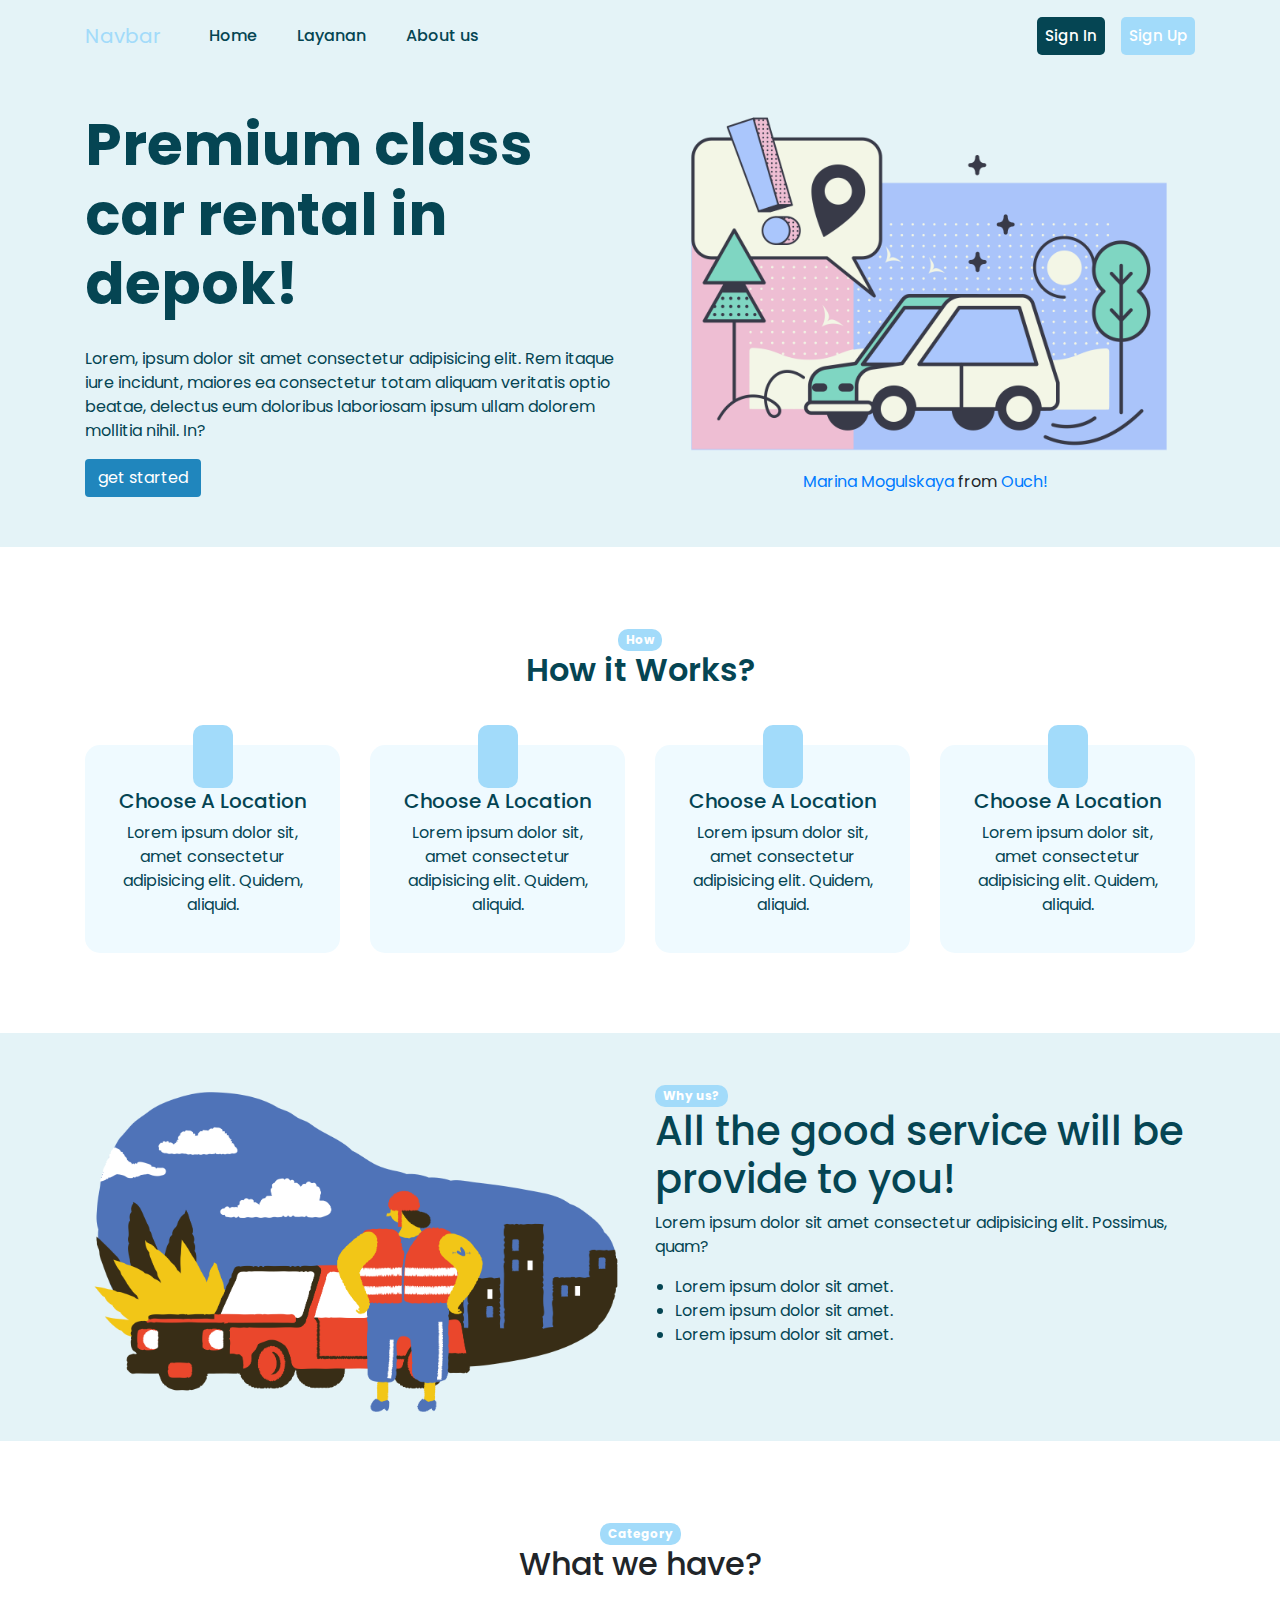
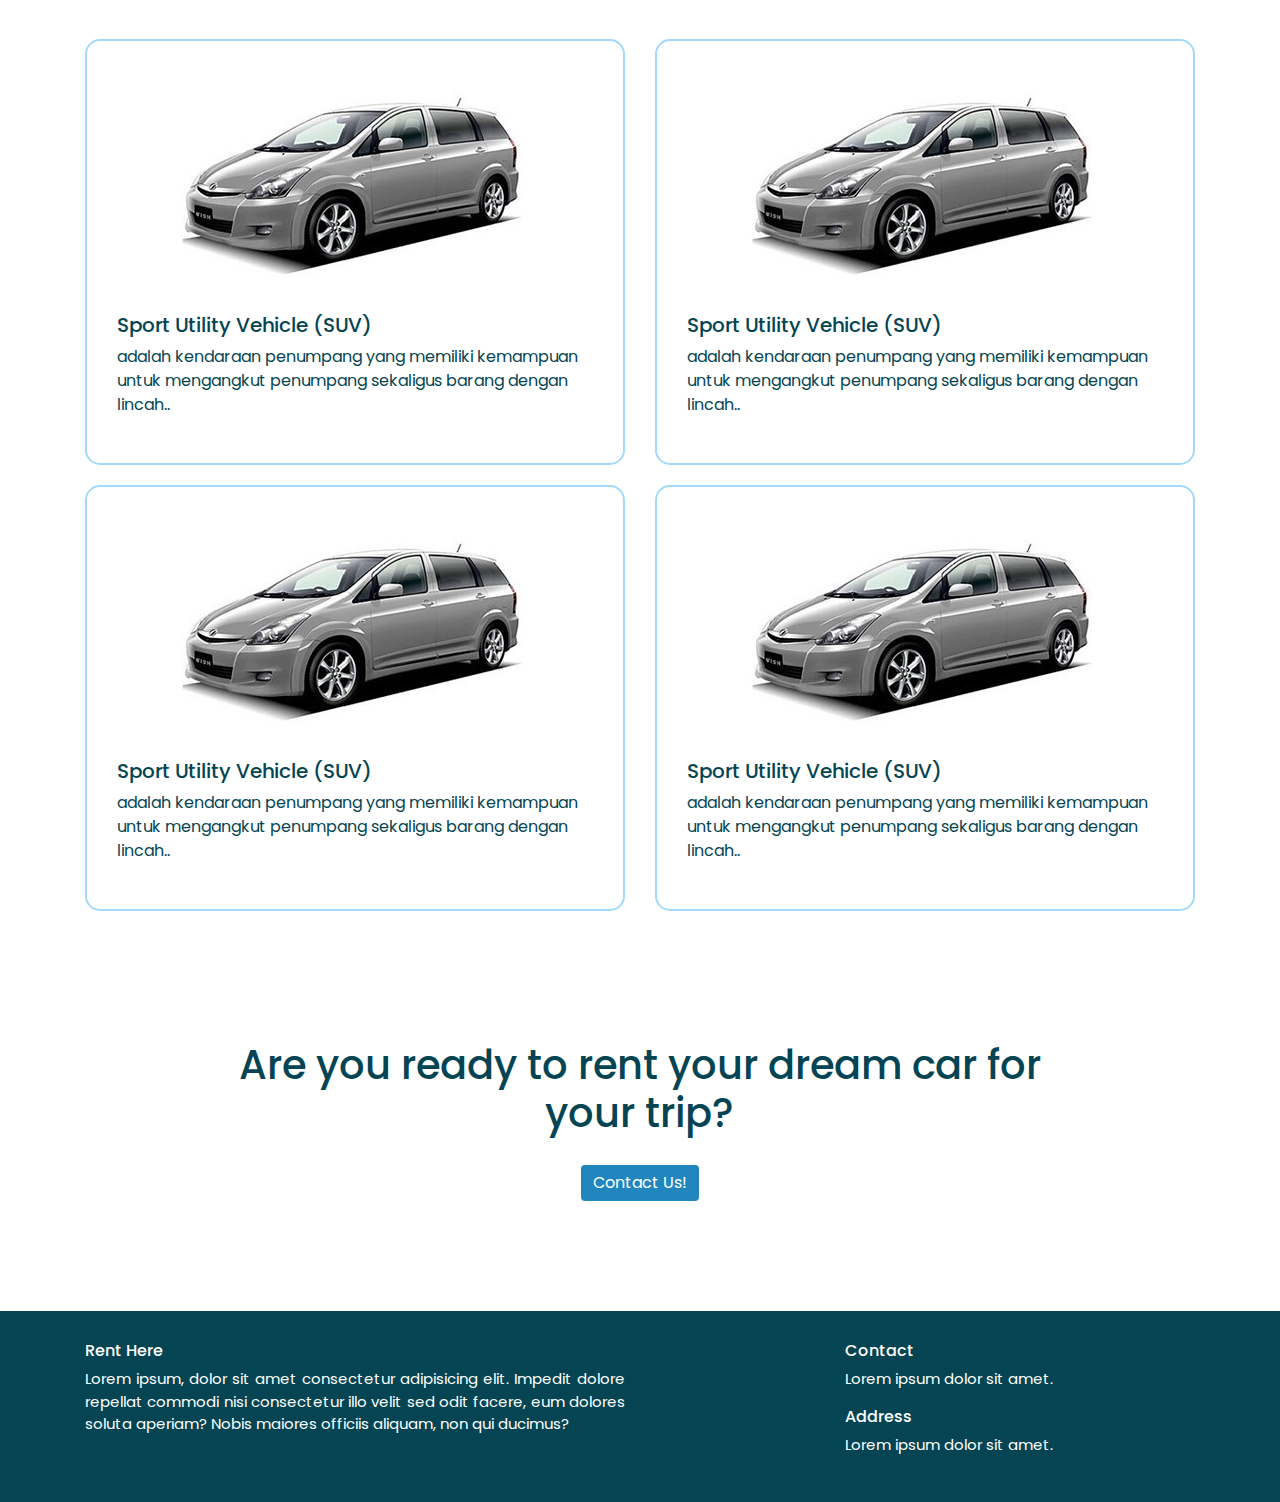
<file: index.html>
<!DOCTYPE html>
<html lang="en">

<head>
  <meta charset="utf-8" />
  <meta name="viewport" content="width=device-width, initial-scale=1, shrink-to-fit=no" />
  <meta name="description" content="" />
  <meta name="author" content="" />

  <title>Rental Here!!</title>

  <link href="https://unpkg.com/aos@2.3.1/dist/aos.css" rel="stylesheet" />
  <link href="style/main.css" rel="stylesheet" />
  <link rel="stylesheet" href="https://cdnjs.cloudflare.com/ajax/libs/font-awesome/6.0.0-beta2/css/all.min.css" integrity="sha512-YWzhKL2whUzgiheMoBFwW8CKV4qpHQAEuvilg9FAn5VJUDwKZZxkJNuGM4XkWuk94WCrrwslk8yWNGmY1EduTA==" crossorigin="anonymous" referrerpolicy="no-referrer" />
</head>

<body>
  <nav class="navbar nav navbar-expand-lg fixed-top py-3">
    <div class="container">
      <a class="navbar-brand" href="#">Navbar</a>
      <button class="navbar-toggler" type="button" data-toggle="collapse" data-target="#navbarNav"
        aria-controls="navbarNav" aria-expanded="false" aria-label="Toggle navigation">
        <span class="navbar-toggler-icon"></span>
      </button>
      <div class="collapse navbar-collapse" id="navbarNav">
        <ul class="navbar-nav">
          <li class="nav-item ml-4">
            <a class="nav-link" href="#">Home <span class="sr-only">(current)</span></a>
          </li>
          <li class="nav-item ml-4">
            <a class="nav-link" href="#">Layanan</a>
          </li>
          <li class="nav-item ml-4">
            <a class="nav-link" href="#">About us</a>
          </li>
        </ul>
        <ul class="navbar-nav ml-auto d-flex justify-content-around">
          <li class="nav-item mr-3">
            <a class="nav-link btn-login" href="#">Sign In</a>
          </li>
          <li class="nav-item">
            <a class="nav-link btn-register" href="#">Sign Up</a>
          </li>
        </ul>
      </div>
    </div>
  </nav>

  <main>
    <div class="hero">
      <div class="container">
        <div class="row">
          <div class="col-md-12 col-lg-6">
            <div class="left-section">
              <h1>Premium class car rental in depok!</h1>
              <p>Lorem, ipsum dolor sit amet consectetur adipisicing elit. Rem itaque iure incidunt, maiores ea
                consectetur totam aliquam veritatis optio beatae, delectus eum doloribus laboriosam ipsum ullam dolorem
                mollitia nihil. In?</p>
              <button class="btn btn-start">get started</button>
            </div>
          </div>
          <div class="col-md 12 col-lg-6">
            <div class="right-section">
              <img src="/images/abstract-get-lost.png" alt="">
              <div class="resource">
                <a href="https://icons8.com/illustrations/author/60872b904391d1000c87ab70">Marina Mogulskaya</a> from <a
                  href="https://icons8.com/illustrations">Ouch!</a>
              </div>
            </div>
          </div>
        </div>
      </div>
    </div>

    <div class="how-it-works">
      <div class="container">
        <div class="row">
          <div class="col-12 text-center">
            <span class="badge  badge-rental">How</span>
            <h2>How it Works?</h2>
          </div>
          <div class="card-group mt-5">
            <div class="col-lg-3 col-md-6 ">
            <div class="card">
              <div class="card-top text-center ">
                <i class="fas fa-search-location fa-2x"></i>
              </div>
              <div class="card-body">
                <h5>Choose A Location</h3>
                <p>Lorem ipsum dolor sit, amet consectetur adipisicing elit. Quidem, aliquid.</p>
              </div>
            </div>
          </div>
          <div class="col-lg-3 col-md-6 ">
            <div class="card">
              <div class="card-top text-center ">
                <i class="fas fa-calendar-week fa-2x"></i>
              </div>
              <div class="card-body">
                <h5>Choose A Location</h3>
                <p>Lorem ipsum dolor sit, amet consectetur adipisicing elit. Quidem, aliquid.</p>
              </div>
            </div>
          </div>
          <div class="col-lg-3 col-md-6 ">
            <div class="card">
              <div class="card-top text-center ">
                <i class="fas fa-car fa-2x"></i>
              </div>
              <div class="card-body">
                <h5>Choose A Location</h3>
                <p>Lorem ipsum dolor sit, amet consectetur adipisicing elit. Quidem, aliquid.</p>
              </div>
            </div>
          </div>
          <div class="col-lg-3 col-md-6 ">
            <div class="card">
              <div class="card-top text-center ">
                <i class="fas fa-book-reader fa-2x"></i>
              </div>
              <div class="card-body">
                <h5>Choose A Location</h3>
                <p>Lorem ipsum dolor sit, amet consectetur adipisicing elit. Quidem, aliquid.</p>
              </div>
            </div>
          </div>
          </div>
        </div>
      </div>
    </div>

    <div class="why-us">
      <div class="container">
        <div class="row">
          <div class="col-lg-6 col-md-12">
            <div class="left-section">
              <img src="/images/bermuda-car-service-1.png" alt="">
            </div>
          </div>
          <div class="col-lg-6 col-md-12">
            <div class="right-section">
              <span class="badge badge-rental">Why us?</span>
              <h1>All the good service will be provide to you!</h1>
              <p>Lorem ipsum dolor sit amet consectetur adipisicing elit. Possimus, quam?</p>
              <ul>
                <li>Lorem ipsum dolor sit amet.</li>
                <li>Lorem ipsum dolor sit amet.</li>
                <li>Lorem ipsum dolor sit amet.</li>
              </ul>
            </div>
          </div>
        </div>
      </div>
    </div>

    <div class="category">
      <div class="container">
        <div class="row">
          <div class="col-12 text-center">
            <span class="badge  badge-rental">Category</span>
            <h2>What we have?</h2>
          </div>
          <div class="card-group mt-5">
            <a class="col-lg-6 col-md-12 " href="#">
            <div class="card">
              <div class="card-top text-center ">
                <img src="./images/7513097232_7935b8bd99.jpg.crdownload" alt="" srcset="">
              </div>
              <div class="card-body">
                <h5>Sport Utility Vehicle (SUV)</h3>
                <p>adalah kendaraan penumpang yang memiliki kemampuan untuk mengangkut penumpang sekaligus barang dengan lincah..</p>
              </div>
            </div>
          </a>
           <a class="col-lg-6 col-md-12 " href="#">
            <div class="card">
              <div class="card-top text-center ">
                <img src="./images/7513097232_7935b8bd99.jpg.crdownload" alt="" srcset="">
              </div>
              <div class="card-body">
                <h5>Sport Utility Vehicle (SUV)</h3>
                <p>adalah kendaraan penumpang yang memiliki kemampuan untuk mengangkut penumpang sekaligus barang dengan lincah..</p>
              </div>
            </div>
          </a>
          <a class="col-lg-6 col-md-12 " href="#">
            <div class="card">
              <div class="card-top text-center ">
                <img src="./images/7513097232_7935b8bd99.jpg.crdownload" alt="" srcset="">
              </div>
              <div class="card-body">
                <h5>Sport Utility Vehicle (SUV)</h3>
                <p>adalah kendaraan penumpang yang memiliki kemampuan untuk mengangkut penumpang sekaligus barang dengan lincah..</p>
              </div>
            </div>
          </a>
          <a class="col-lg-6 col-md-12 " href="#">
            <div class="card">
              <div class="card-top text-center ">
                <img src="./images/7513097232_7935b8bd99.jpg.crdownload" alt="" srcset="">
              </div>
              <div class="card-body">
                <h5>Sport Utility Vehicle (SUV)</h3>
                <p>adalah kendaraan penumpang yang memiliki kemampuan untuk mengangkut penumpang sekaligus barang dengan lincah..</p>
              </div>
            </div>
          </a>
          
          </div>
        </div>
      </div>
    </div>

    <div class="cta">
      <div class="container">
        <div class="text-center d-flex justify-content-center">
          <div class="col-10">
            <h2>Are you ready to rent your dream car for your trip?</h2>
          <a href="#" class="btn btn-contact">Contact Us!</a>
        </div>
        </div>
      </div>
    </div>
  </main>

  <footer>
    <div class="container">
      <div class="row d-flex justify-content-between">
        <div class="col-6 text-justify">
          <h6>Rent Here</h6>
          <p>Lorem ipsum, dolor sit amet consectetur adipisicing elit. Impedit dolore repellat commodi nisi consectetur illo velit sed odit facere, eum dolores soluta aperiam? Nobis maiores officiis aliquam, non qui ducimus?</p>
        </div>
        <div class="col-4">
          <h6>Contact</h6>
          <p>Lorem ipsum dolor sit amet.</p>
          <h6>Address</h6>
          <p>Lorem ipsum dolor sit amet.</p>
        </div>
      </div>
    </div>
  </footer>

  <!-- Bootstrap core JavaScript -->
  <script src="/vendor/jquery/jquery.slim.min.js"></script>
  <script src="/vendor/bootstrap/js/bootstrap.bundle.min.js"></script>
  <script src="https://unpkg.com/aos@2.3.1/dist/aos.js"></script>
  <script>
    AOS.init();
  </script>
</body>

</html>
</file>
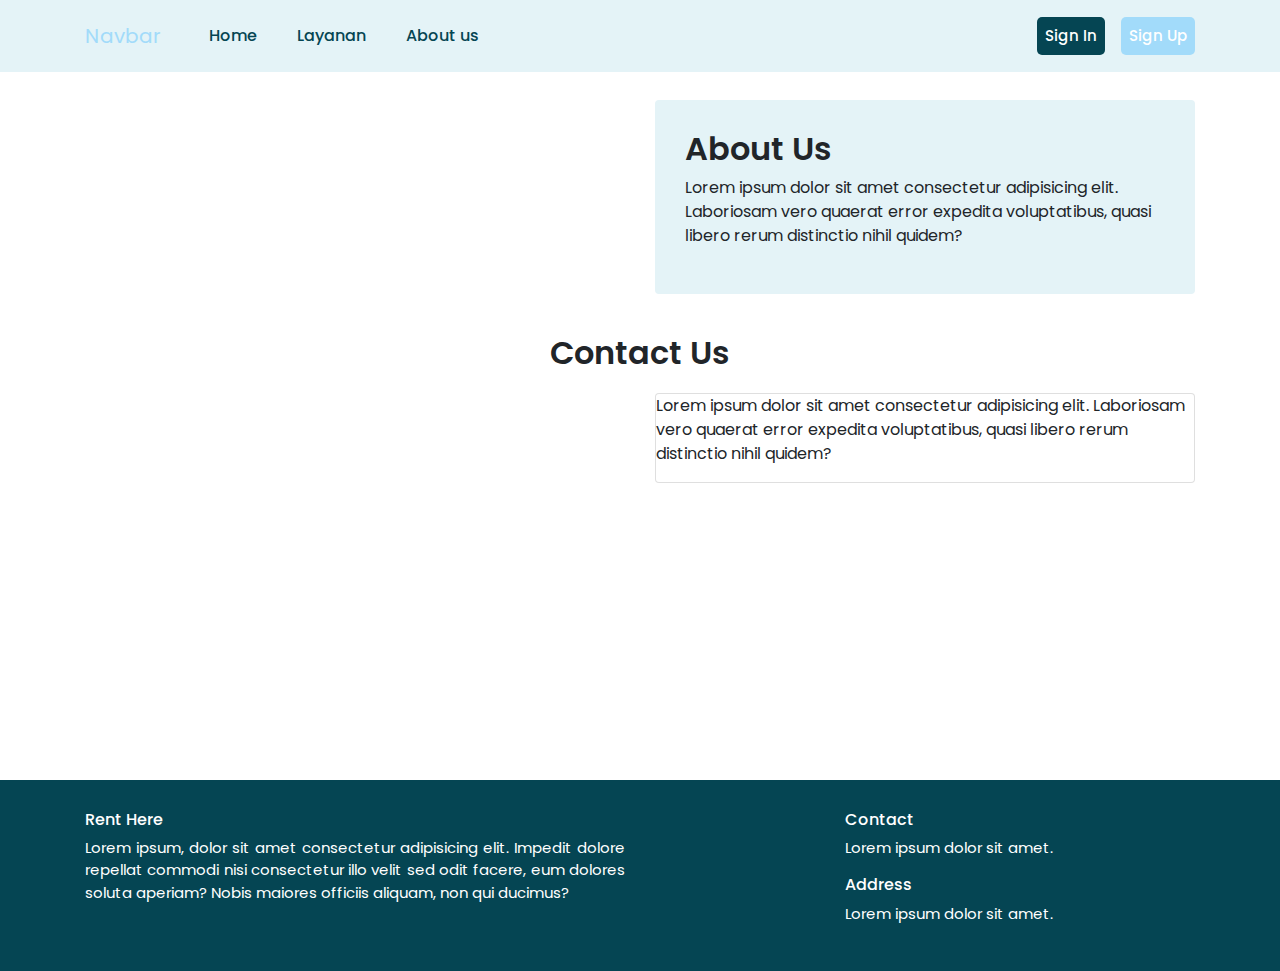
<file: about.html>
<!DOCTYPE html>
<html lang="en">

<head>
  <meta charset="utf-8" />
  <meta name="viewport" content="width=device-width, initial-scale=1, shrink-to-fit=no" />
  <meta name="description" content="" />
  <meta name="author" content="" />

  <title>Rental Here!!</title>

  <link href="https://unpkg.com/aos@2.3.1/dist/aos.css" rel="stylesheet" />
  <link href="style/main.css" rel="stylesheet" />
  <link rel="stylesheet" href="https://cdnjs.cloudflare.com/ajax/libs/font-awesome/6.0.0-beta2/css/all.min.css" integrity="sha512-YWzhKL2whUzgiheMoBFwW8CKV4qpHQAEuvilg9FAn5VJUDwKZZxkJNuGM4XkWuk94WCrrwslk8yWNGmY1EduTA==" crossorigin="anonymous" referrerpolicy="no-referrer" />
</head>

<body>
  <nav class="navbar nav navbar-expand-lg fixed-top py-3">
    <div class="container">
      <a class="navbar-brand" href="#">Navbar</a>
      <button class="navbar-toggler" type="button" data-toggle="collapse" data-target="#navbarNav"
        aria-controls="navbarNav" aria-expanded="false" aria-label="Toggle navigation">
        <span class="navbar-toggler-icon"></span>
      </button>
      <div class="collapse navbar-collapse" id="navbarNav">
        <ul class="navbar-nav">
          <li class="nav-item ml-4">
            <a class="nav-link" href="#">Home <span class="sr-only">(current)</span></a>
          </li>
          <li class="nav-item ml-4">
            <a class="nav-link" href="#">Layanan</a>
          </li>
          <li class="nav-item ml-4">
            <a class="nav-link" href="#">About us</a>
          </li>
        </ul>
        <ul class="navbar-nav ml-auto d-flex justify-content-around">
          <li class="nav-item mr-3">
            <a class="nav-link btn-login" href="#">Sign In</a>
          </li>
          <li class="nav-item">
            <a class="nav-link btn-register" href="#">Sign Up</a>
          </li>
        </ul>
      </div>
    </div>
  </nav>

  <main>
    <div class="about-page">
      <div class="container">
        <div class="about-section">
          <div class="row">
          <div class="left-section col-lg-6 col-md-12">

          </div>
          <div class="right-section col-lg-6 col-md-12">
            <div class="card">
              <h2>About Us</h2>
              <p>Lorem ipsum dolor sit amet consectetur adipisicing elit. Laboriosam vero quaerat error expedita voluptatibus, quasi libero rerum distinctio nihil quidem?</p>
            </div>
          </div>
        </div>
        </div>
        <div class="contact-section">
          <h2>Contact Us</h2>
          <div class="row">
          <div class="left-section col-lg-6 col-md-12">
            <div class="maps">
              <div class="mapouter"><div class="gmap_canvas"><iframe width="530" height="300" id="gmap_canvas" src="https://maps.google.com/maps?q=2880%20Broadway,%20New%20York&t=&z=15&ie=UTF8&iwloc=&output=embed" frameborder="0" scrolling="no" marginheight="0" marginwidth="0"></iframe><a href="https://123movies-org.net"></a><br><style>.mapouter{}</style><a href="https://www.embedgooglemap.net"></a><style>.gmap_canvas {}</style></div></div>
            </div>
          </div>
          <div class="right-section col-lg-6 col-md-12">
            
            <div class="card">
              <p>Lorem ipsum dolor sit amet consectetur adipisicing elit. Laboriosam vero quaerat error expedita voluptatibus, quasi libero rerum distinctio nihil quidem?</p>
            </div>
          </div>
        </div>
        </div>
      </div>
    </div>
  </main>

  <footer>
    <div class="container">
      <div class="row d-flex justify-content-between">
        <div class="col-6 text-justify">
          <h6>Rent Here</h6>
          <p>Lorem ipsum, dolor sit amet consectetur adipisicing elit. Impedit dolore repellat commodi nisi consectetur illo velit sed odit facere, eum dolores soluta aperiam? Nobis maiores officiis aliquam, non qui ducimus?</p>
        </div>
        <div class="col-4">
          <h6>Contact</h6>
          <p>Lorem ipsum dolor sit amet.</p>
          <h6>Address</h6>
          <p>Lorem ipsum dolor sit amet.</p>
        </div>
      </div>
    </div>
  </footer>

  <!-- Bootstrap core JavaScript -->
  <script src="/vendor/jquery/jquery.slim.min.js"></script>
  <script src="/vendor/bootstrap/js/bootstrap.bundle.min.js"></script>
  <script src="https://unpkg.com/aos@2.3.1/dist/aos.js"></script>
  <script>
    AOS.init();
  </script>
</body>

</html>
</file>
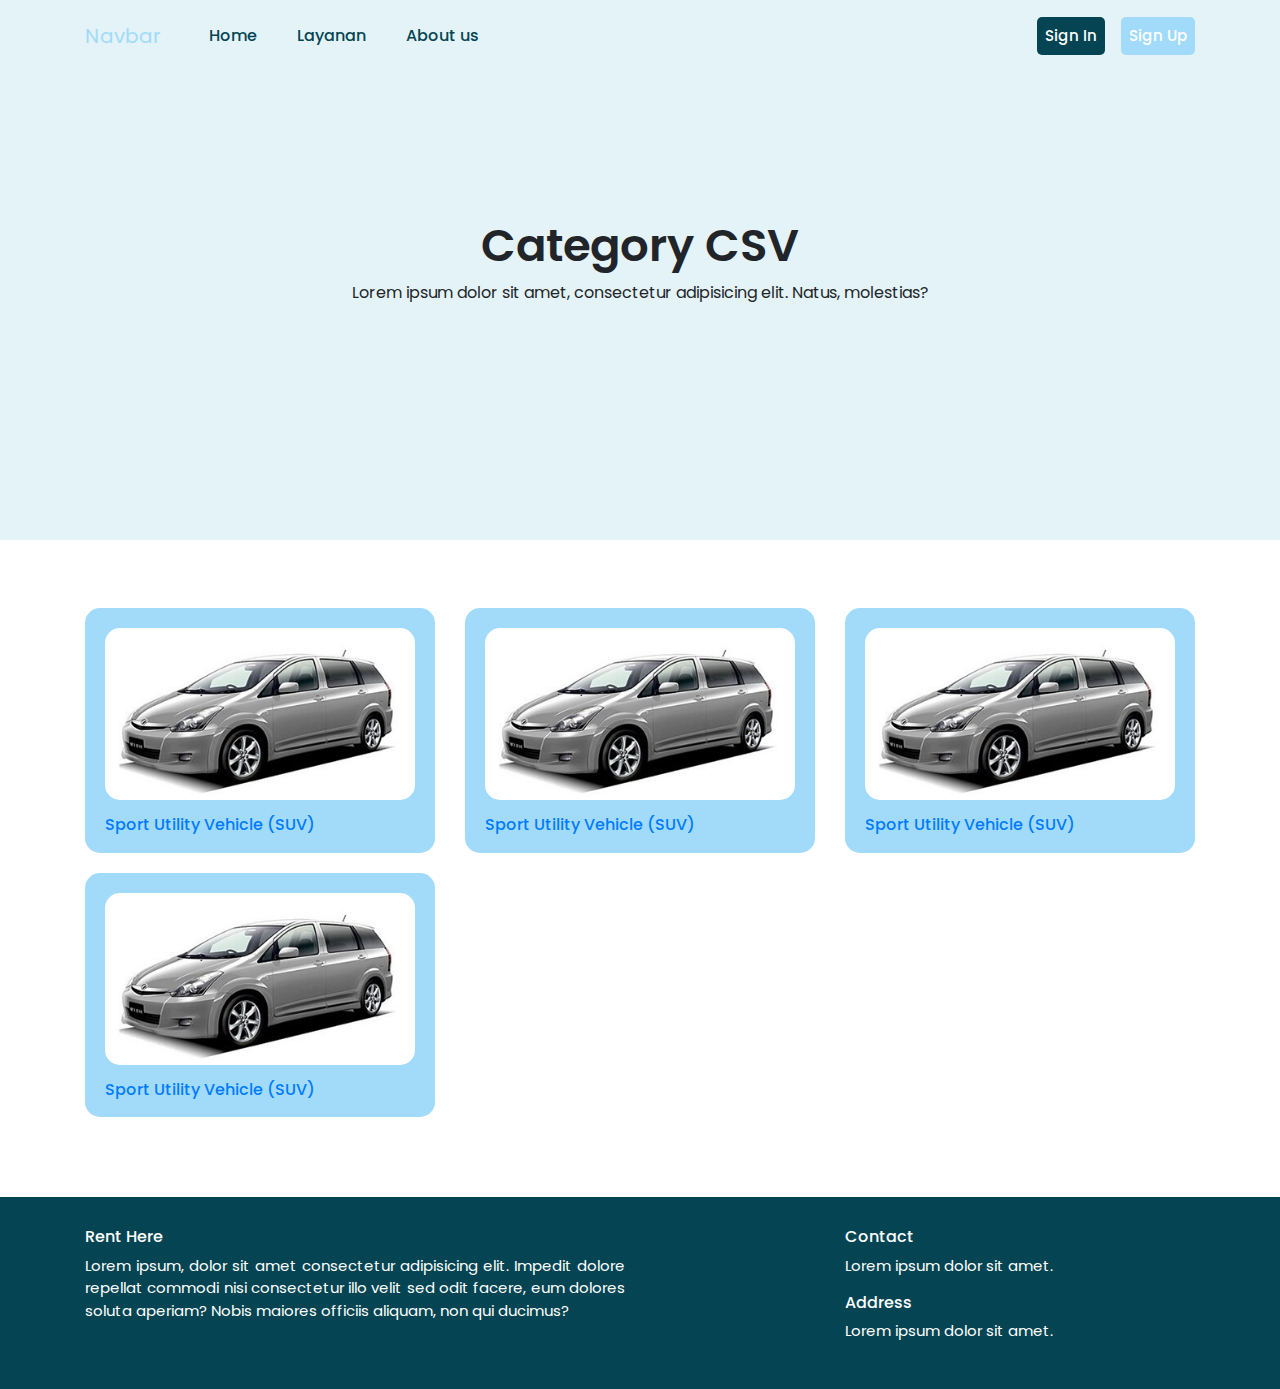
<file: detail-car.html>
<!DOCTYPE html>
<html lang="en">

<head>
  <meta charset="utf-8" />
  <meta name="viewport" content="width=device-width, initial-scale=1, shrink-to-fit=no" />
  <meta name="description" content="" />
  <meta name="author" content="" />

  <title>Rental Here!!</title>

  <link href="https://unpkg.com/aos@2.3.1/dist/aos.css" rel="stylesheet" />
  <link href="style/main.css" rel="stylesheet" />
  <link rel="stylesheet" href="https://cdnjs.cloudflare.com/ajax/libs/font-awesome/6.0.0-beta2/css/all.min.css" integrity="sha512-YWzhKL2whUzgiheMoBFwW8CKV4qpHQAEuvilg9FAn5VJUDwKZZxkJNuGM4XkWuk94WCrrwslk8yWNGmY1EduTA==" crossorigin="anonymous" referrerpolicy="no-referrer" />
</head>

<body>
  <nav class="navbar nav navbar-expand-lg fixed-top py-3">
    <div class="container">
      <a class="navbar-brand" href="#">Navbar</a>
      <button class="navbar-toggler" type="button" data-toggle="collapse" data-target="#navbarNav"
        aria-controls="navbarNav" aria-expanded="false" aria-label="Toggle navigation">
        <span class="navbar-toggler-icon"></span>
      </button>
      <div class="collapse navbar-collapse" id="navbarNav">
        <ul class="navbar-nav">
          <li class="nav-item ml-4">
            <a class="nav-link" href="#">Home <span class="sr-only">(current)</span></a>
          </li>
          <li class="nav-item ml-4">
            <a class="nav-link" href="#">Layanan</a>
          </li>
          <li class="nav-item ml-4">
            <a class="nav-link" href="#">About us</a>
          </li>
        </ul>
        <ul class="navbar-nav ml-auto d-flex justify-content-around">
          <li class="nav-item mr-3">
            <a class="nav-link btn-login" href="#">Sign In</a>
          </li>
          <li class="nav-item">
            <a class="nav-link btn-register" href="#">Sign Up</a>
          </li>
        </ul>
      </div>
    </div>
  </nav>

  <main>
    <div class="layanan-page">
      <div class="hero-layanan">
      <div class="container">
        <div class="row">
          <div class="col-12 text-center">
              <h2>Category CSV</h1>
              <p>Lorem ipsum dolor sit amet, consectetur adipisicing elit. Natus, molestias?</p>
          </div>
        </div>
      </div>
    </div>

    <div class="list-cars">
      <div class="container">
        <div class="row">
          <div class="card-group mt-5">
            <a class="col-lg-4 col-md-6 " href="#">
            <div class="card">
              <div class="card-top text-center ">
                <img src="./images/7513097232_7935b8bd99.jpg.crdownload" alt="" srcset="">
              </div>
              <div class="card-body">
                <h6>Sport Utility Vehicle (SUV)</h3>
              </div>
            </div>
          </a>
           <a class="col-lg-4 col-md-6" href="#">
            <div class="card">
              <div class="card-top text-center ">
                <img src="./images/7513097232_7935b8bd99.jpg.crdownload" alt="" srcset="">
              </div>
              <div class="card-body">
                <h6>Sport Utility Vehicle (SUV)</h3>
              </div>
            </div>
          </a>
          <a class="col-lg-4 col-md-6 " href="#">
            <div class="card">
              <div class="card-top text-center ">
                <img src="./images/7513097232_7935b8bd99.jpg.crdownload" alt="" srcset="">
              </div>
              <div class="card-body">
                <h6>Sport Utility Vehicle (SUV)</h3>
              </div>
            </div>
          </a>
          <a class="col-lg-4 col-md-6 " href="#">
            <div class="card">
              <div class="card-top text-center ">
                <img src="./images/7513097232_7935b8bd99.jpg.crdownload" alt="" srcset="">
              </div>
              <div class="card-body">
                <h6>Sport Utility Vehicle (SUV)</h3>
              </div>
            </div>
          </a>
          
          </div>
        </div>
      </div>
    </div>
    </div>
  </main>

  <footer>
    <div class="container">
      <div class="row d-flex justify-content-between">
        <div class="col-6 text-justify">
          <h6>Rent Here</h6>
          <p>Lorem ipsum, dolor sit amet consectetur adipisicing elit. Impedit dolore repellat commodi nisi consectetur illo velit sed odit facere, eum dolores soluta aperiam? Nobis maiores officiis aliquam, non qui ducimus?</p>
        </div>
        <div class="col-4">
          <h6>Contact</h6>
          <p>Lorem ipsum dolor sit amet.</p>
          <h6>Address</h6>
          <p>Lorem ipsum dolor sit amet.</p>
        </div>
      </div>
    </div>
  </footer>

  <!-- Bootstrap core JavaScript -->
  <script src="/vendor/jquery/jquery.slim.min.js"></script>
  <script src="/vendor/bootstrap/js/bootstrap.bundle.min.js"></script>
  <script src="https://unpkg.com/aos@2.3.1/dist/aos.js"></script>
  <script>
    AOS.init();
  </script>
</body>

</html>
</file>
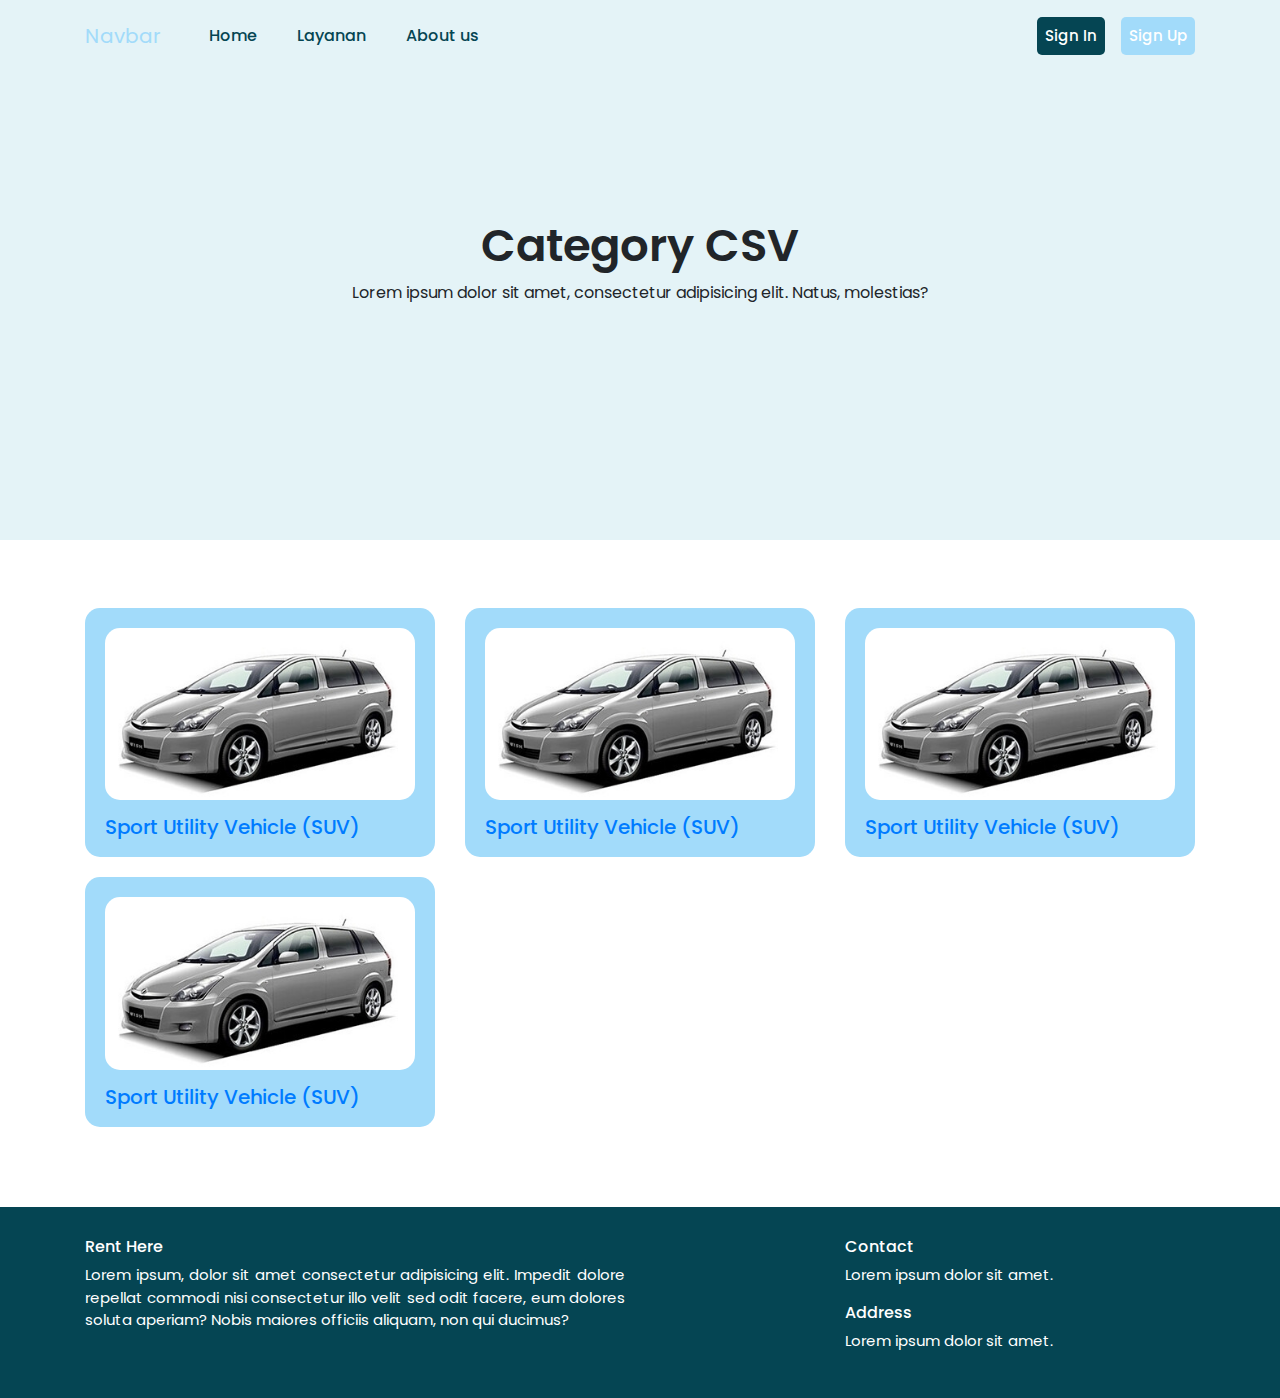
<file: layanan.html>
<!DOCTYPE html>
<html lang="en">

<head>
  <meta charset="utf-8" />
  <meta name="viewport" content="width=device-width, initial-scale=1, shrink-to-fit=no" />
  <meta name="description" content="" />
  <meta name="author" content="" />

  <title>Rental Here!!</title>

  <link href="https://unpkg.com/aos@2.3.1/dist/aos.css" rel="stylesheet" />
  <link href="style/main.css" rel="stylesheet" />
  <link rel="stylesheet" href="https://cdnjs.cloudflare.com/ajax/libs/font-awesome/6.0.0-beta2/css/all.min.css" integrity="sha512-YWzhKL2whUzgiheMoBFwW8CKV4qpHQAEuvilg9FAn5VJUDwKZZxkJNuGM4XkWuk94WCrrwslk8yWNGmY1EduTA==" crossorigin="anonymous" referrerpolicy="no-referrer" />
</head>

<body>
  <nav class="navbar nav navbar-expand-lg fixed-top py-3">
    <div class="container">
      <a class="navbar-brand" href="#">Navbar</a>
      <button class="navbar-toggler" type="button" data-toggle="collapse" data-target="#navbarNav"
        aria-controls="navbarNav" aria-expanded="false" aria-label="Toggle navigation">
        <span class="navbar-toggler-icon"></span>
      </button>
      <div class="collapse navbar-collapse" id="navbarNav">
        <ul class="navbar-nav">
          <li class="nav-item ml-4">
            <a class="nav-link" href="#">Home <span class="sr-only">(current)</span></a>
          </li>
          <li class="nav-item ml-4">
            <a class="nav-link" href="#">Layanan</a>
          </li>
          <li class="nav-item ml-4">
            <a class="nav-link" href="#">About us</a>
          </li>
        </ul>
        <ul class="navbar-nav ml-auto d-flex justify-content-around">
          <li class="nav-item mr-3">
            <a class="nav-link btn-login" href="#">Sign In</a>
          </li>
          <li class="nav-item">
            <a class="nav-link btn-register" href="#">Sign Up</a>
          </li>
        </ul>
      </div>
    </div>
  </nav>

  <main>
    <div class="layanan-page">
      <div class="hero-layanan">
      <div class="container">
        <div class="row">
          <div class="col-12 text-center">
              <h2>Category CSV</h1>
              <p>Lorem ipsum dolor sit amet, consectetur adipisicing elit. Natus, molestias?</p>
          </div>
        </div>
      </div>
    </div>

    <div class="list-cars">
      <div class="container">
        <div class="row">
          <div class="card-group mt-5">
            <a class="col-lg-4 col-md-6 " href="#">
            <div class="card">
              <div class="card-top text-center ">
                <img src="./images/7513097232_7935b8bd99.jpg.crdownload" alt="" srcset="">
              </div>
              <div class="card-body">
                <h5>Sport Utility Vehicle (SUV)</h3>
              </div>
            </div>
          </a>
           <a class="col-lg-4 col-md-6" href="#">
            <div class="card">
              <div class="card-top text-center ">
                <img src="./images/7513097232_7935b8bd99.jpg.crdownload" alt="" srcset="">
              </div>
              <div class="card-body">
                <h5>Sport Utility Vehicle (SUV)</h3>
              </div>
            </div>
          </a>
          <a class="col-lg-4 col-md-6 " href="#">
            <div class="card">
              <div class="card-top text-center ">
                <img src="./images/7513097232_7935b8bd99.jpg.crdownload" alt="" srcset="">
              </div>
              <div class="card-body">
                <h5>Sport Utility Vehicle (SUV)</h3>
              </div>
            </div>
          </a>
          <a class="col-lg-4 col-md-6 " href="#">
            <div class="card">
              <div class="card-top text-center ">
                <img src="./images/7513097232_7935b8bd99.jpg.crdownload" alt="" srcset="">
              </div>
              <div class="card-body">
                <h5>Sport Utility Vehicle (SUV)</h3>
              </div>
            </div>
          </a>
          
          </div>
        </div>
      </div>
    </div>
    </div>
  </main>

  <footer>
    <div class="container">
      <div class="row d-flex justify-content-between">
        <div class="col-6 text-justify">
          <h6>Rent Here</h6>
          <p>Lorem ipsum, dolor sit amet consectetur adipisicing elit. Impedit dolore repellat commodi nisi consectetur illo velit sed odit facere, eum dolores soluta aperiam? Nobis maiores officiis aliquam, non qui ducimus?</p>
        </div>
        <div class="col-4">
          <h6>Contact</h6>
          <p>Lorem ipsum dolor sit amet.</p>
          <h6>Address</h6>
          <p>Lorem ipsum dolor sit amet.</p>
        </div>
      </div>
    </div>
  </footer>

  <!-- Bootstrap core JavaScript -->
  <script src="/vendor/jquery/jquery.slim.min.js"></script>
  <script src="/vendor/bootstrap/js/bootstrap.bundle.min.js"></script>
  <script src="https://unpkg.com/aos@2.3.1/dist/aos.js"></script>
  <script>
    AOS.init();
  </script>
</body>

</html>
</file>
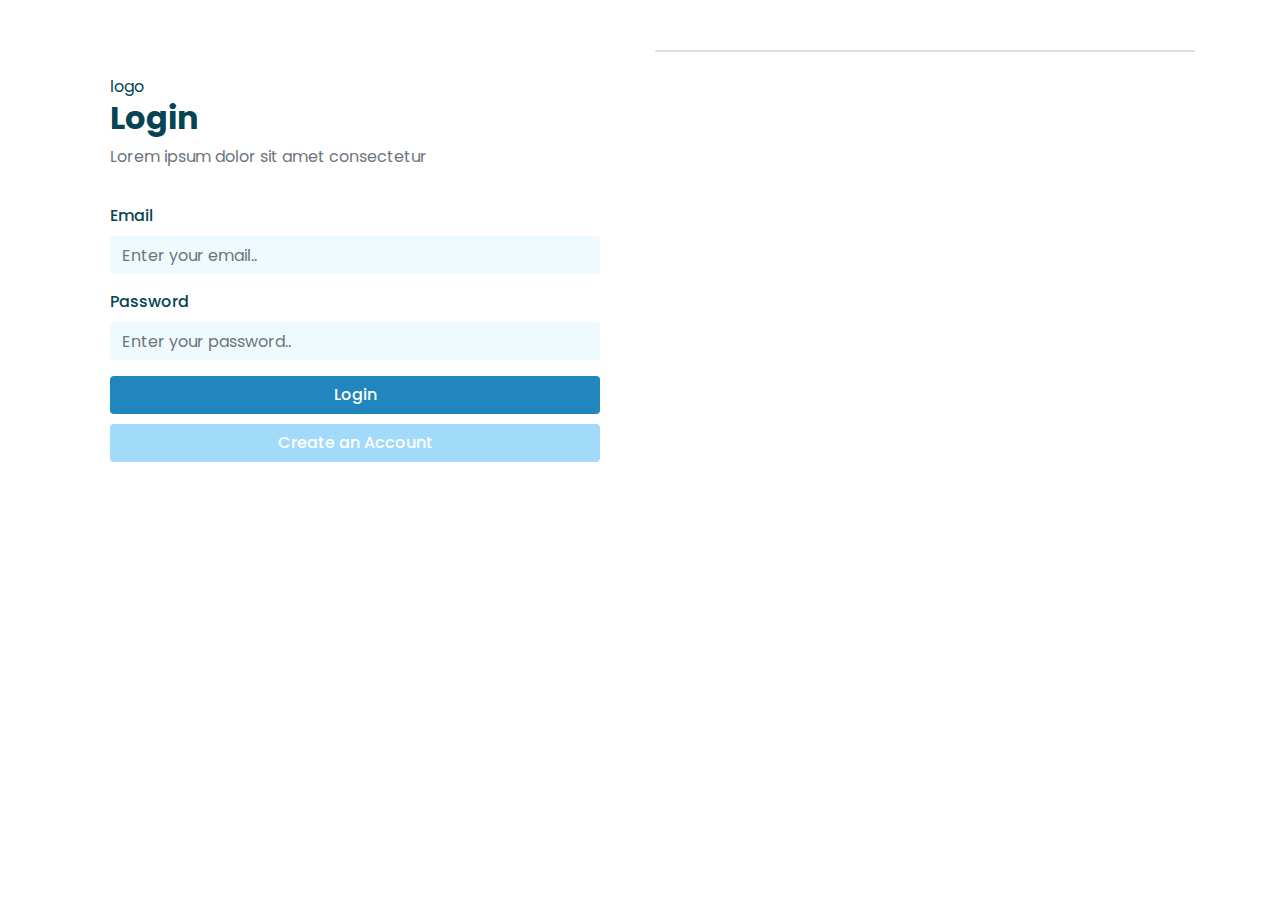
<file: login.html>
<!DOCTYPE html>
<html lang="en">

<head>
  <meta charset="utf-8" />
  <meta name="viewport" content="width=device-width, initial-scale=1, shrink-to-fit=no" />
  <meta name="description" content="" />
  <meta name="author" content="" />

  <title>Rental Here!!</title>

  <link href="https://unpkg.com/aos@2.3.1/dist/aos.css" rel="stylesheet" />
  <link href="style/main.css" rel="stylesheet" />
  <link rel="stylesheet" href="https://cdnjs.cloudflare.com/ajax/libs/font-awesome/6.0.0-beta2/css/all.min.css"
    integrity="sha512-YWzhKL2whUzgiheMoBFwW8CKV4qpHQAEuvilg9FAn5VJUDwKZZxkJNuGM4XkWuk94WCrrwslk8yWNGmY1EduTA=="
    crossorigin="anonymous" referrerpolicy="no-referrer" />
</head>

<body>

  <main>
    <div class="sign-in-page">
      <div class="container">
        <div class="row">
          <div class="left-section col-md-12 col-lg-6">
            <div class="card">
              logo
              <h2>Login</h2>
              <span class="text-muted">Lorem ipsum dolor sit amet consectetur</span>
                <form>
                  <div class="form-group">
                    <label for="email">Email</label>
                    <input type="text" class="form-control" id="email"
                      placeholder="Enter your email.."
                      name="email">
                  </div>
                  <div class="form-group">
                    <label for="password">Password</label>
                    <input type="password" class="form-control" id="password"
                      placeholder="Enter your password.." name="password">
                  </div>
                  <button class="btn btn-login">Login</button>
                </form>
                <a href="#" class="btn btn-register">Create an Account</a>
            </div>
          
          
          </div>
          <div class="right-section col-md-12 col-lg-6">
            <div class="card">
              
            </div>
          
          
          </div>
        </div>
      </div>
    </div>
  </main>


  <!-- Bootstrap core JavaScript -->
  <script src="/vendor/jquery/jquery.slim.min.js"></script>
  <script src="/vendor/bootstrap/js/bootstrap.bundle.min.js"></script>
  <script src="https://unpkg.com/aos@2.3.1/dist/aos.js"></script>
  <script>
    AOS.init();
  </script>
</body>

</html>
</file>
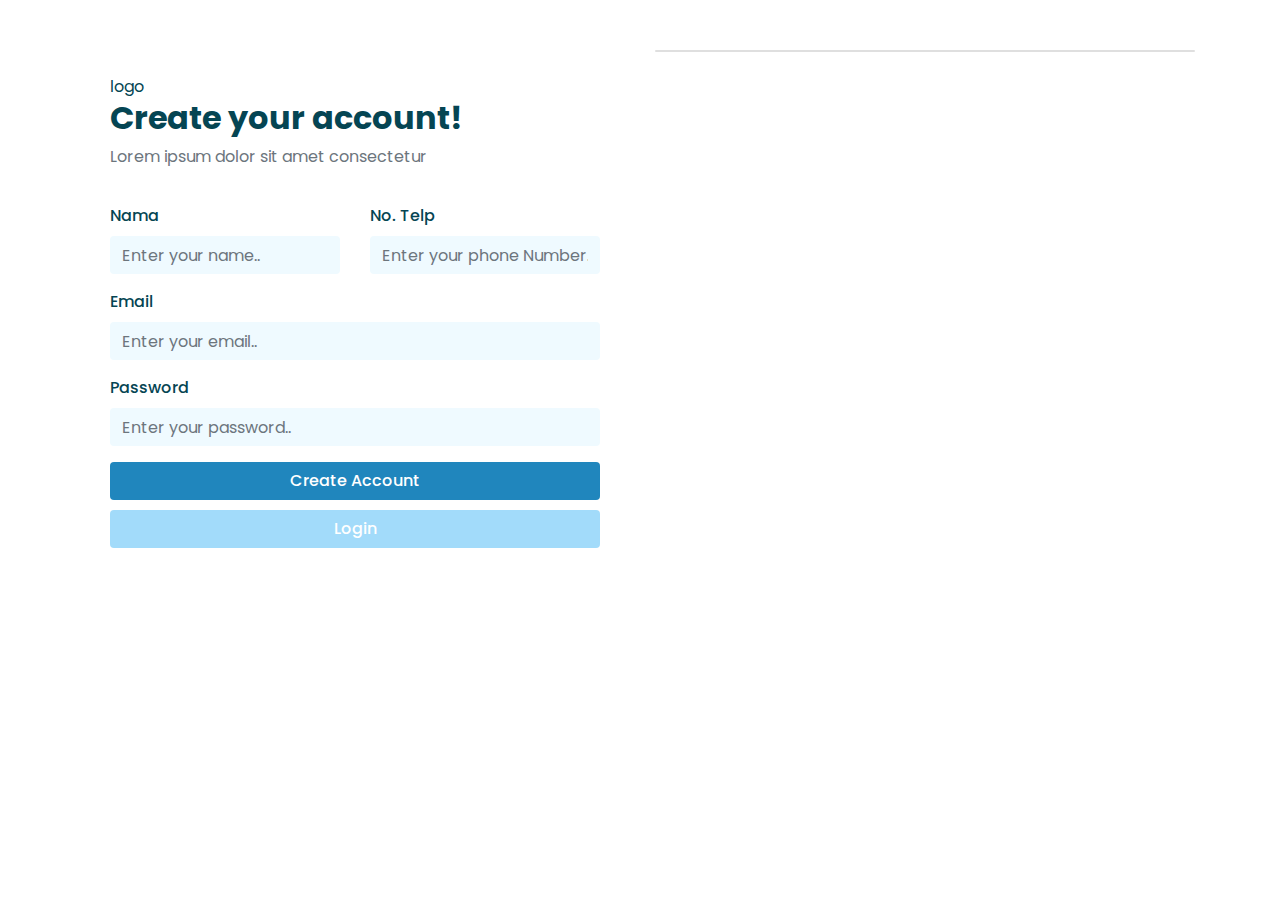
<file: register.html>
<!DOCTYPE html>
<html lang="en">

<head>
  <meta charset="utf-8" />
  <meta name="viewport" content="width=device-width, initial-scale=1, shrink-to-fit=no" />
  <meta name="description" content="" />
  <meta name="author" content="" />

  <title>Rental Here!!</title>

  <link href="https://unpkg.com/aos@2.3.1/dist/aos.css" rel="stylesheet" />
  <link href="style/main.css" rel="stylesheet" />
  <link rel="stylesheet" href="https://cdnjs.cloudflare.com/ajax/libs/font-awesome/6.0.0-beta2/css/all.min.css"
    integrity="sha512-YWzhKL2whUzgiheMoBFwW8CKV4qpHQAEuvilg9FAn5VJUDwKZZxkJNuGM4XkWuk94WCrrwslk8yWNGmY1EduTA=="
    crossorigin="anonymous" referrerpolicy="no-referrer" />
</head>

<body>

  <main>
    <div class="sign-up-page">
      <div class="container">
        <div class="row">
          <div class="left-section col-md-12 col-lg-6">
            <div class="card">
              logo
              <h2>Create your account!</h2>
              <span class="text-muted">Lorem ipsum dolor sit amet consectetur</span>
                <form>
                  <div class="row">
                  <div class="col-lg-6 col-sm-12">
                  <div class="form-group">
                    <label for="name">Nama</label>
                    <input type="text" class="form-control" id="email"
                      placeholder="Enter your name.."
                      name="name">
                  </div>
                  </div>
                  <div class="col-sm-12 col-lg-6">
                    <div class="form-group">
                    <label for="no">No. Telp</label>
                    <input type="text" class="form-control" id="no"
                      placeholder="Enter your phone Number.."
                      name="no">
                  </div>
                  </div>
                  </div>
                  <div class="form-group">
                    <label for="email">Email</label>
                    <input type="text" class="form-control" id="email"
                      placeholder="Enter your email.."
                      name="email">
                  </div>
                  
                  <div class="form-group">
                    <label for="password">Password</label>
                    <input type="password" class="form-control" id="password"
                      placeholder="Enter your password.." name="password">
                  </div>
                  <button class="btn btn-register">Create Account</button>
                </form>
                <a href="#" class="btn btn-login">Login</a>
            </div>
          
          
          </div>
          <div class="right-section col-md-12 col-lg-6">
            <div class="card">
              
            </div>
          
          
          </div>
        </div>
      </div>
    </div>
  </main>


  <!-- Bootstrap core JavaScript -->
  <script src="/vendor/jquery/jquery.slim.min.js"></script>
  <script src="/vendor/bootstrap/js/bootstrap.bundle.min.js"></script>
  <script src="https://unpkg.com/aos@2.3.1/dist/aos.js"></script>
  <script>
    AOS.init();
  </script>
</body>

</html>
</file>
